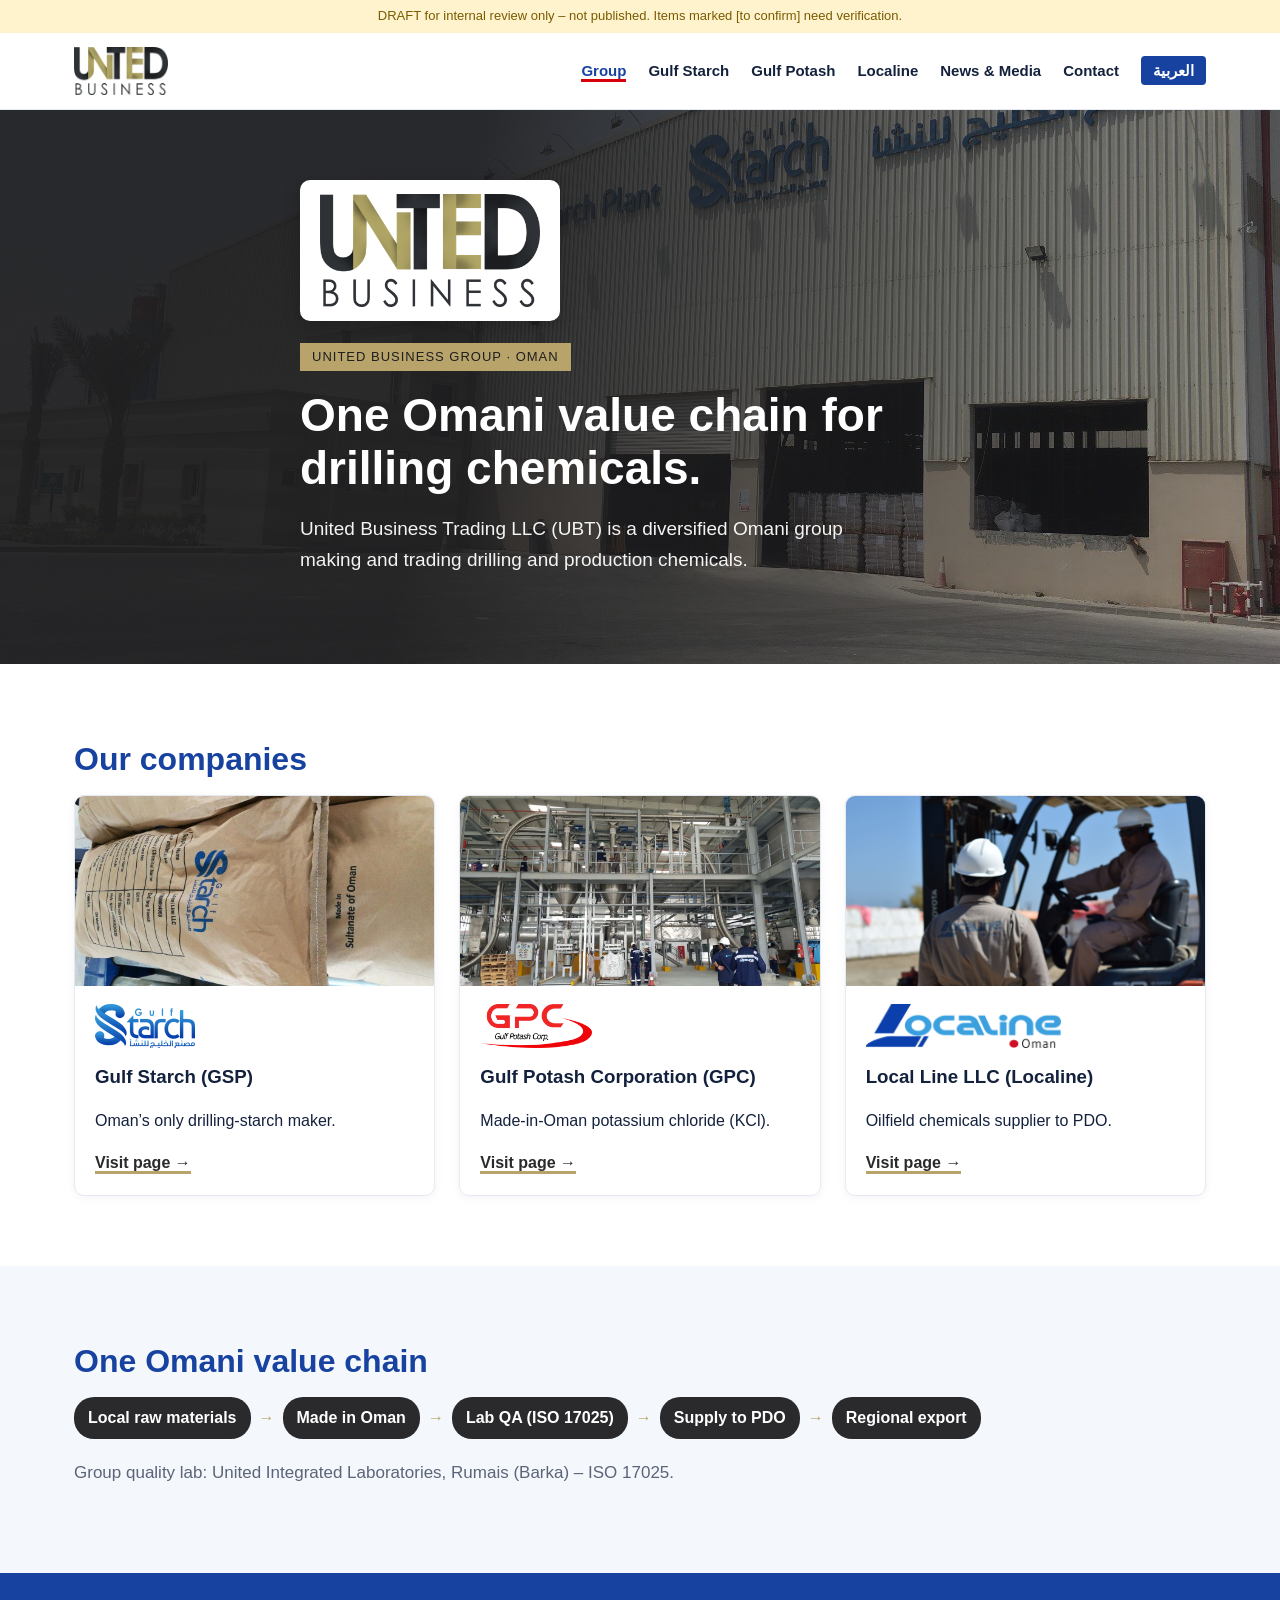
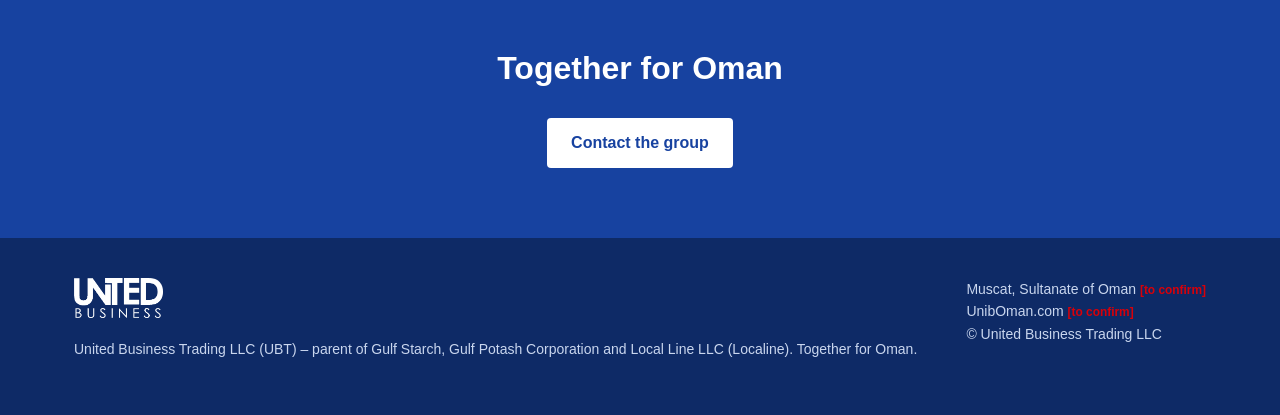
<file: index.html>
<!doctype html><html lang="en" dir="ltr"><head><meta charset="utf-8"><meta name="viewport" content="width=device-width,initial-scale=1"><meta name="robots" content="noindex, nofollow">
<title>Group | United Business</title><link rel="stylesheet" href="style.css?v=3"></head><body>
<div class="draft">DRAFT for internal review only – not published. Items marked [to confirm] need verification.</div>
<header><div class="wrap"><div class="brand"><a href="index.html"><img class="ublogo" src="img/logo-ubt.png" alt="United Business"></a></div><nav><a href="index.html" class="on">Group</a><a href="gsp.html" class="">Gulf Starch</a><a href="gpc.html" class="">Gulf Potash</a><a href="lln.html" class="">Localine</a><a href="news.html" class="">News & Media</a><a href="contact.html" class="">Contact</a><a class="lang" href="ar/index.html">العربية</a></nav></div></header>
<section class="hero ubhero" style="background-image:url(img/plant.jpg)"><div class="wrap"><img class="herologo" src="img/logo-ubt.png" alt=""><span class="tag">United Business Group · Oman</span><h1>One Omani value chain for drilling chemicals.</h1><p>United Business Trading LLC (UBT) is a diversified Omani group making and trading drilling and production chemicals.</p></div></section>
<section><div class="wrap"><h2>Our companies</h2><div class="cos">
<a class="co" href="gsp.html"><img class="ph" src="img/starch.jpg" alt="Gulf Starch (GSP)"><img class="lg" src="img/logo-gsp.png" alt="Gulf Starch (GSP) logo"><div class="b"><h3>Gulf Starch (GSP)</h3><p>Oman’s only drilling-starch maker.</p><span class="more">Visit page →</span></div></a>
<a class="co" href="gpc.html"><img class="ph" src="img/gpc-plant.jpg" alt="Gulf Potash Corporation (GPC)"><img class="lg" src="img/logo-gpc.png" alt="Gulf Potash Corporation (GPC) logo"><div class="b"><h3>Gulf Potash Corporation (GPC)</h3><p>Made-in-Oman potassium chloride (KCl).</p><span class="more">Visit page →</span></div></a>
<a class="co" href="lln.html"><img class="ph" src="img/forklift.jpg" alt="Local Line LLC (Localine)"><img class="lg" src="img/logo-lln.png" alt="Local Line LLC (Localine) logo"><div class="b"><h3>Local Line LLC (Localine)</h3><p>Oilfield chemicals supplier to PDO.</p><span class="more">Visit page →</span></div></a>
</div></div></section>
<section class="alt"><div class="wrap"><h2>One Omani value chain</h2><div class="chain"><span>Local raw materials</span><b>→</b><span>Made in Oman</span><b>→</b><span>Lab QA (ISO 17025)</span><b>→</b><span>Supply to PDO</span><b>→</b><span>Regional export</span></div>
<p class="lead" style="margin-top:20px">Group quality lab: United Integrated Laboratories, Rumais (Barka) – ISO 17025.</p></div></section>
<section class="band"><div class="wrap"><h2>Together for Oman</h2><a class="btn" href="contact.html">Contact the group</a></div></section>
<footer><div class="wrap"><div><img src="img/ub-white.png" alt="United Business"><p>United Business Trading LLC (UBT) – parent of Gulf Starch, Gulf Potash Corporation and Local Line LLC (Localine). Together for Oman.</p></div>
<div>Muscat, Sultanate of Oman <span class="tc">[to confirm]</span><br>UnibOman.com <span class="tc">[to confirm]</span><br>© United Business Trading LLC</div></div></footer></body></html>
</file>
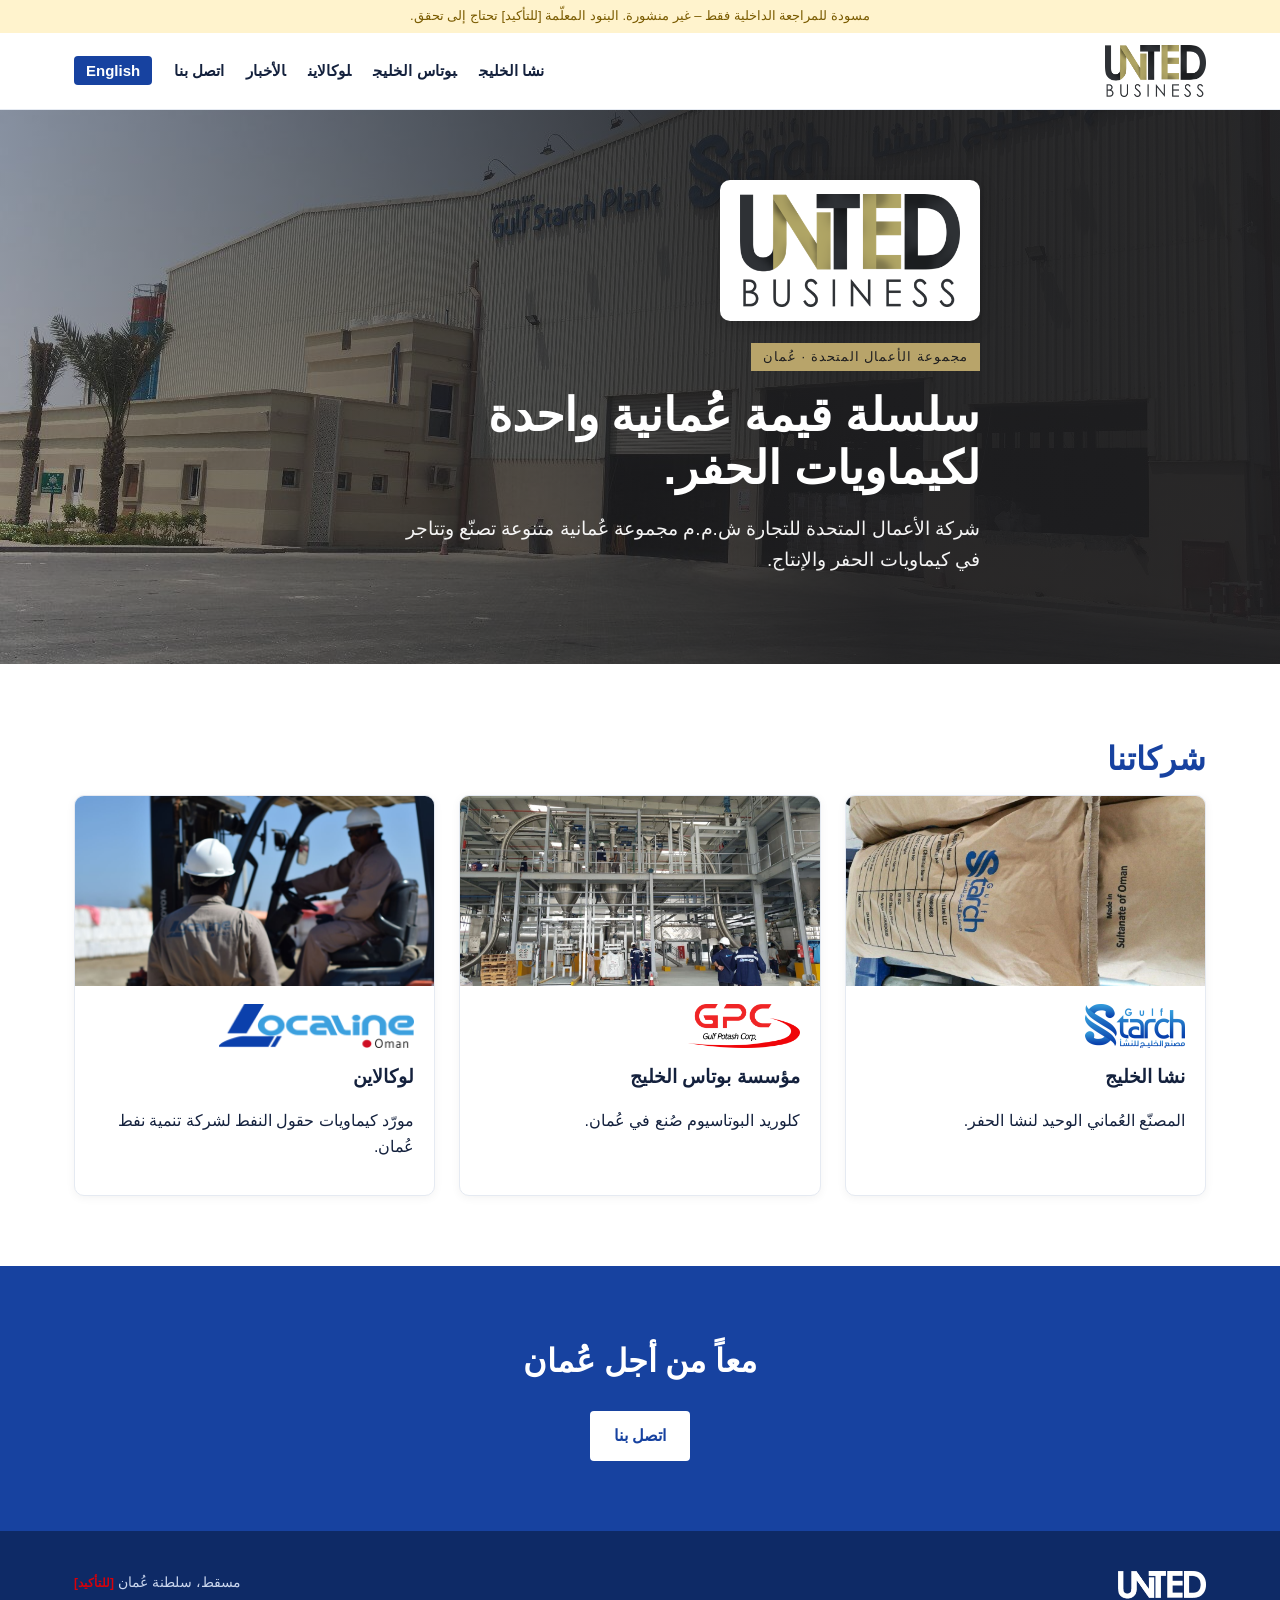
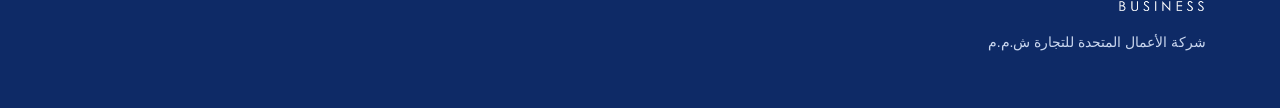
<file: ar/index.html>
<!doctype html><html lang="ar" dir="rtl"><head><meta charset="utf-8"><meta name="viewport" content="width=device-width,initial-scale=1"><meta name="robots" content="noindex, nofollow"><title>الأعمال المتحدة</title><link rel="stylesheet" href="../style.css?v=3"></head><body>
<div class="draft">مسودة للمراجعة الداخلية فقط – غير منشورة. البنود المعلّمة [للتأكيد] تحتاج إلى تحقق.</div>
<header><div class="wrap"><a href="index.html"><img class="ublogo" src="../img/logo-ubt.png" alt="الأعمال المتحدة"></a><nav><a href="../gsp.html">نشا الخليج</a><a href="../gpc.html">بوتاس الخليج</a><a href="../lln.html">لوكالاين</a><a href="../news.html">الأخبار</a><a href="../contact.html">اتصل بنا</a><a class="lang" href="../index.html">English</a></nav></div></header>
<section class="hero ubhero" style="background-image:url(../img/plant.jpg)"><div class="wrap"><img class="herologo" src="../img/logo-ubt.png" alt=""><span class="tag">مجموعة الأعمال المتحدة · عُمان</span><h1>سلسلة قيمة عُمانية واحدة لكيماويات الحفر.</h1><p>شركة الأعمال المتحدة للتجارة ش.م.م مجموعة عُمانية متنوعة تصنّع وتتاجر في كيماويات الحفر والإنتاج.</p></div></section>
<section><div class="wrap"><h2>شركاتنا</h2><div class="cos">
<a class="co" href="../gsp.html"><img class="ph" src="../img/starch.jpg" alt=""><img class="lg" src="../img/logo-gsp.png" alt=""><div class="b"><h3>نشا الخليج</h3><p>المصنّع العُماني الوحيد لنشا الحفر.</p></div></a>
<a class="co" href="../gpc.html"><img class="ph" src="../img/gpc-plant.jpg" alt=""><img class="lg" src="../img/logo-gpc.png" alt=""><div class="b"><h3>مؤسسة بوتاس الخليج</h3><p>كلوريد البوتاسيوم صُنع في عُمان.</p></div></a>
<a class="co" href="../lln.html"><img class="ph" src="../img/forklift.jpg" alt=""><img class="lg" src="../img/logo-lln.png" alt=""><div class="b"><h3>لوكالاين</h3><p>مورّد كيماويات حقول النفط لشركة تنمية نفط عُمان.</p></div></a></div></div></section>
<section class="band"><div class="wrap"><h2>معاً من أجل عُمان</h2><a class="btn" href="../contact.html">اتصل بنا</a></div></section>
<footer><div class="wrap"><div><img src="../img/ub-white.png" alt=""><p>شركة الأعمال المتحدة للتجارة ش.م.م</p></div><div>مسقط، سلطنة عُمان <span class="tc">[للتأكيد]</span></div></div></footer></body></html>
</file>
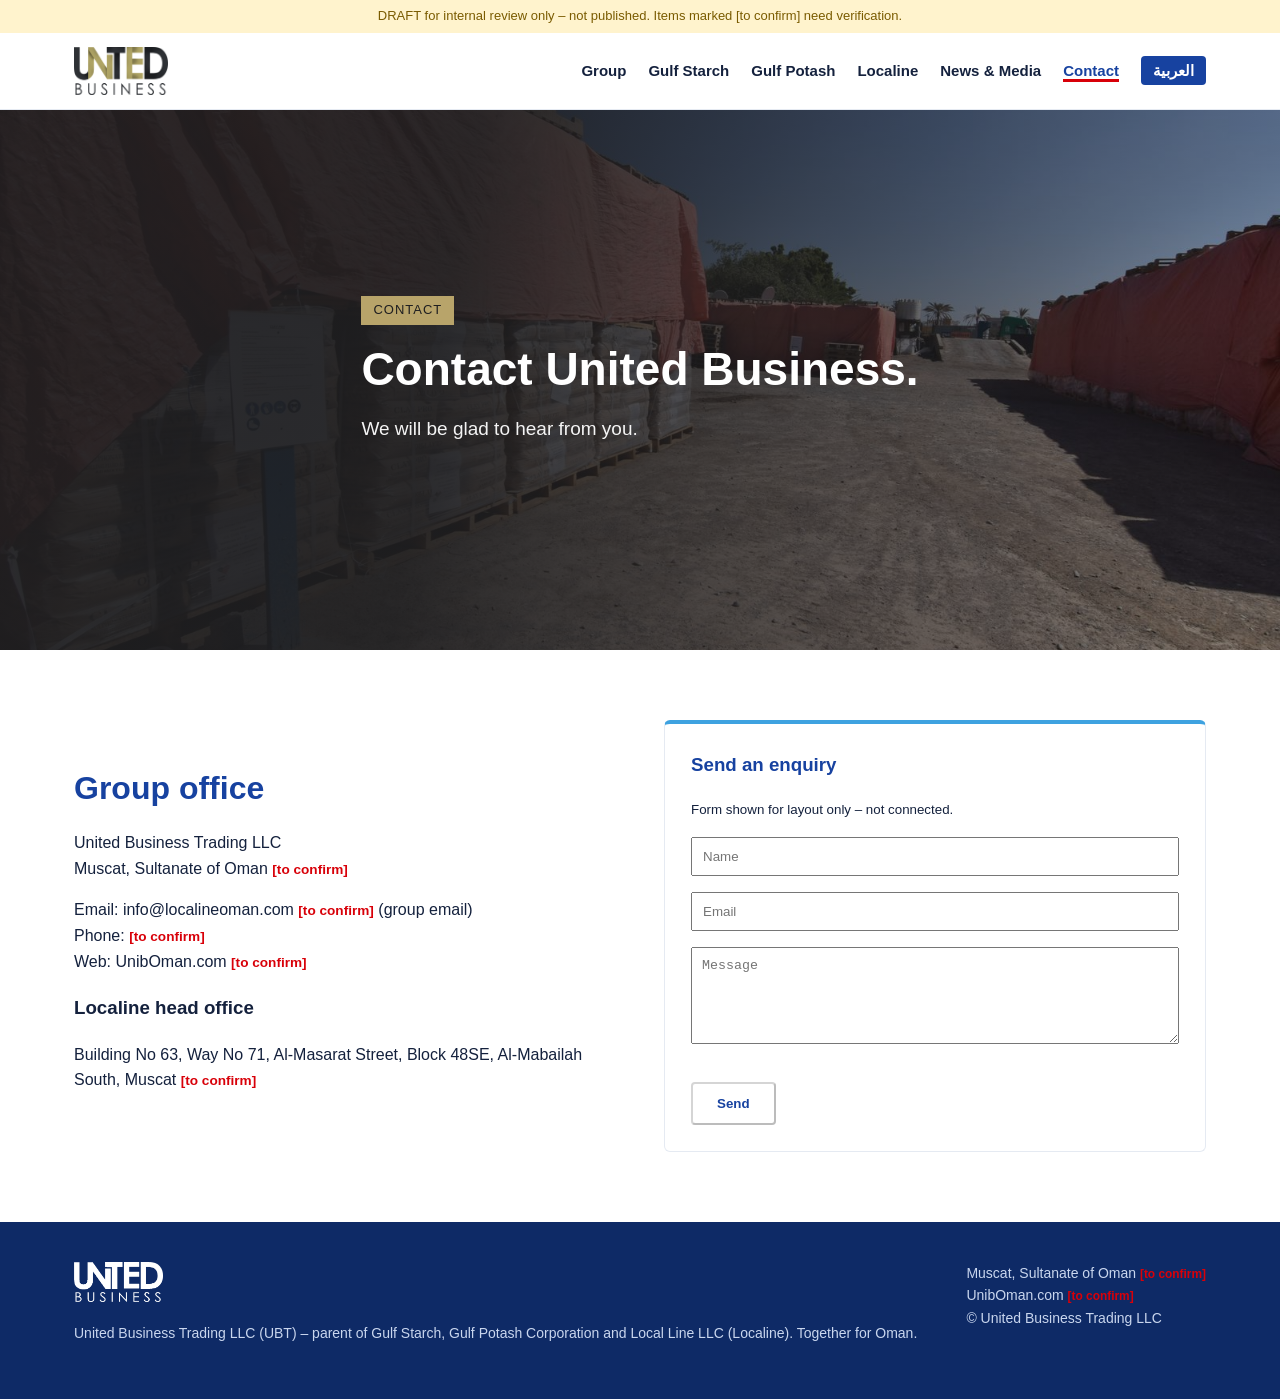
<file: contact.html>
<!doctype html><html lang="en" dir="ltr"><head><meta charset="utf-8"><meta name="viewport" content="width=device-width,initial-scale=1"><meta name="robots" content="noindex, nofollow">
<title>Contact | United Business</title><link rel="stylesheet" href="style.css?v=3"></head><body>
<div class="draft">DRAFT for internal review only – not published. Items marked [to confirm] need verification.</div>
<header><div class="wrap"><div class="brand"><a href="index.html"><img class="ublogo" src="img/logo-ubt.png" alt="United Business"></a></div><nav><a href="index.html" class="">Group</a><a href="gsp.html" class="">Gulf Starch</a><a href="gpc.html" class="">Gulf Potash</a><a href="lln.html" class="">Localine</a><a href="news.html" class="">News & Media</a><a href="contact.html" class="on">Contact</a><a class="lang" href="ar/index.html">العربية</a></nav></div></header>
<section class="hero ubhero" style="background-image:url(img/yard.jpg)"><div class="wrap"><span class="tag">Contact</span><h1>Contact United Business.</h1><p>We will be glad to hear from you.</p></div></section>
<section><div class="wrap split"><div><h2>Group office</h2><p>United Business Trading LLC<br>Muscat, Sultanate of Oman <span class="tc">[to confirm]</span></p><p>Email: info@localineoman.com <span class="tc">[to confirm]</span> (group email)<br>Phone: <span class="tc">[to confirm]</span><br>Web: UnibOman.com <span class="tc">[to confirm]</span></p>
<h3>Localine head office</h3><p>Building No 63, Way No 71, Al-Masarat Street, Block 48SE, Al-Mabailah South, Muscat <span class="tc">[to confirm]</span></p></div>
<form class="card" onsubmit="return false"><h3>Send an enquiry</h3><p><small>Form shown for layout only – not connected.</small></p><p><input placeholder="Name" style="width:100%;padding:10px"></p><p><input placeholder="Email" style="width:100%;padding:10px"></p><p><textarea placeholder="Message" rows="5" style="width:100%;padding:10px"></textarea></p><button class="btn" disabled>Send</button></form></div></section>
<footer><div class="wrap"><div><img src="img/ub-white.png" alt="United Business"><p>United Business Trading LLC (UBT) – parent of Gulf Starch, Gulf Potash Corporation and Local Line LLC (Localine). Together for Oman.</p></div>
<div>Muscat, Sultanate of Oman <span class="tc">[to confirm]</span><br>UnibOman.com <span class="tc">[to confirm]</span><br>© United Business Trading LLC</div></div></footer></body></html>
</file>
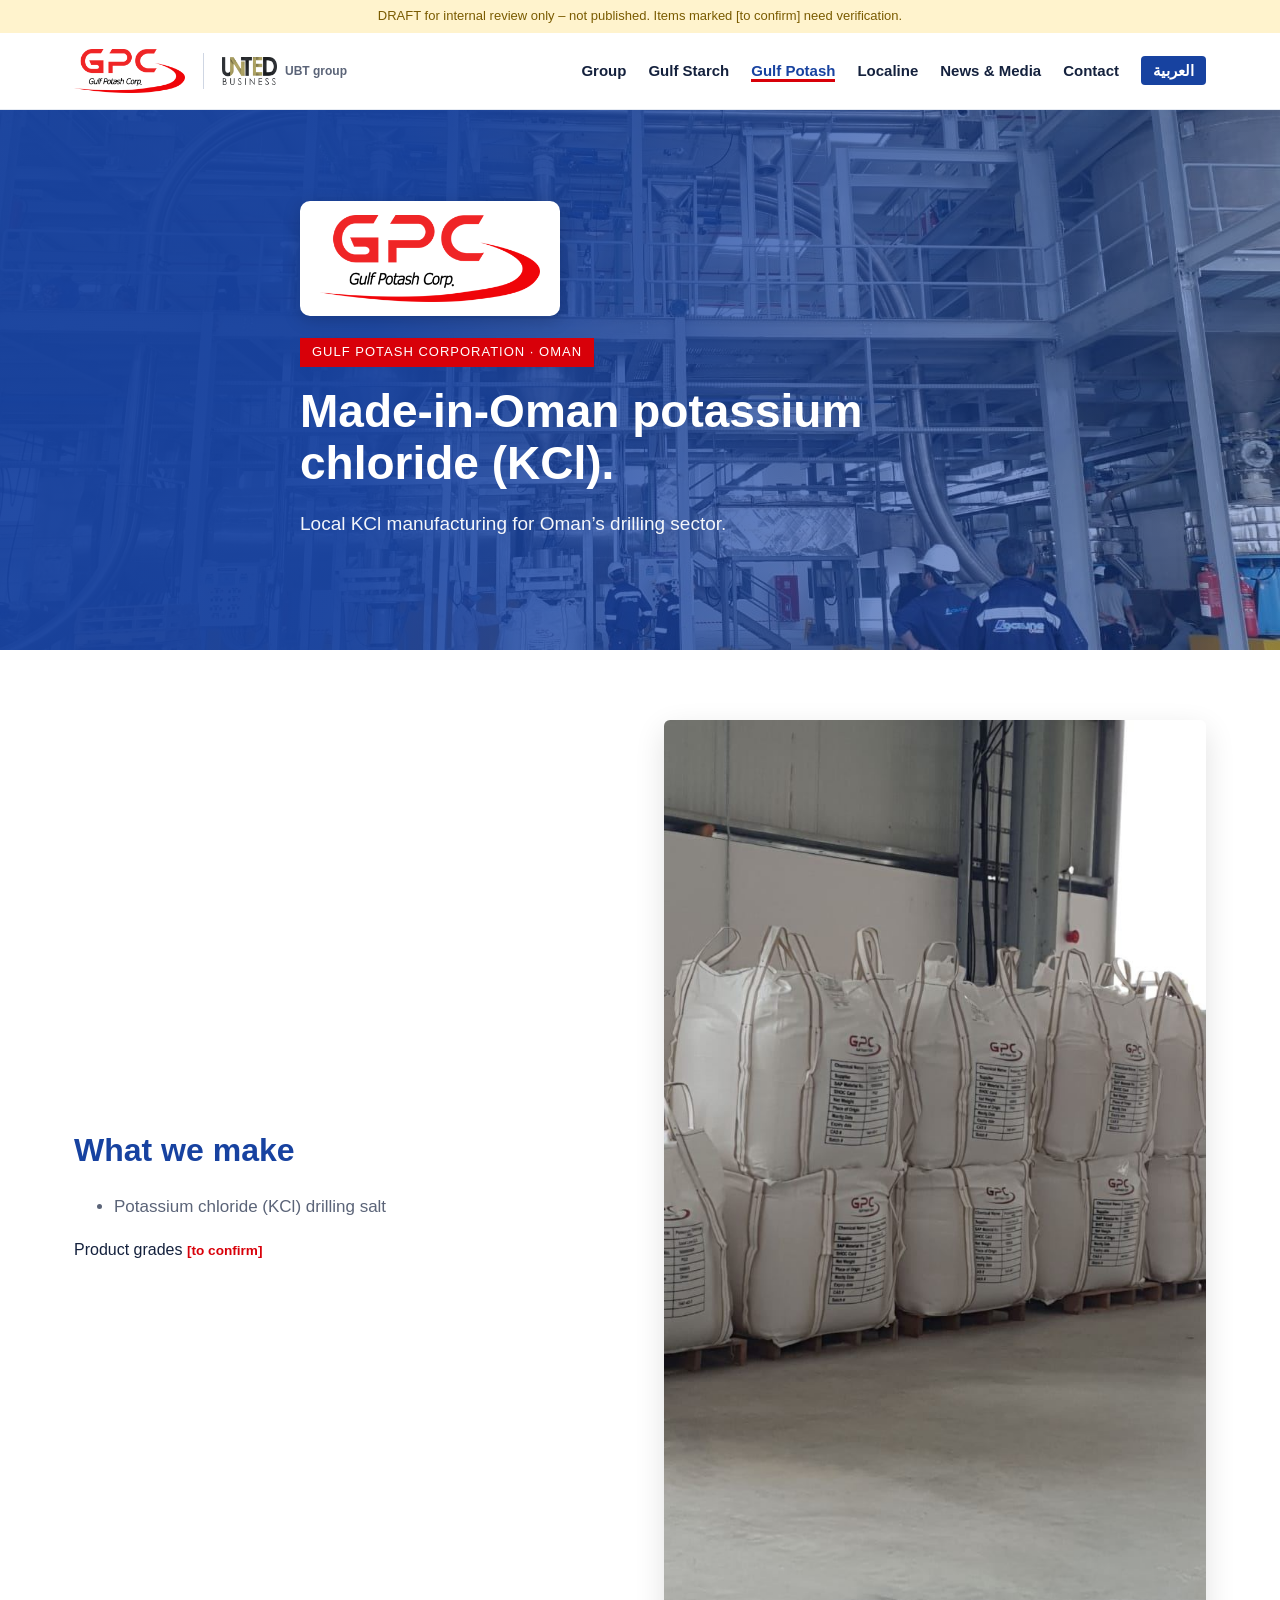
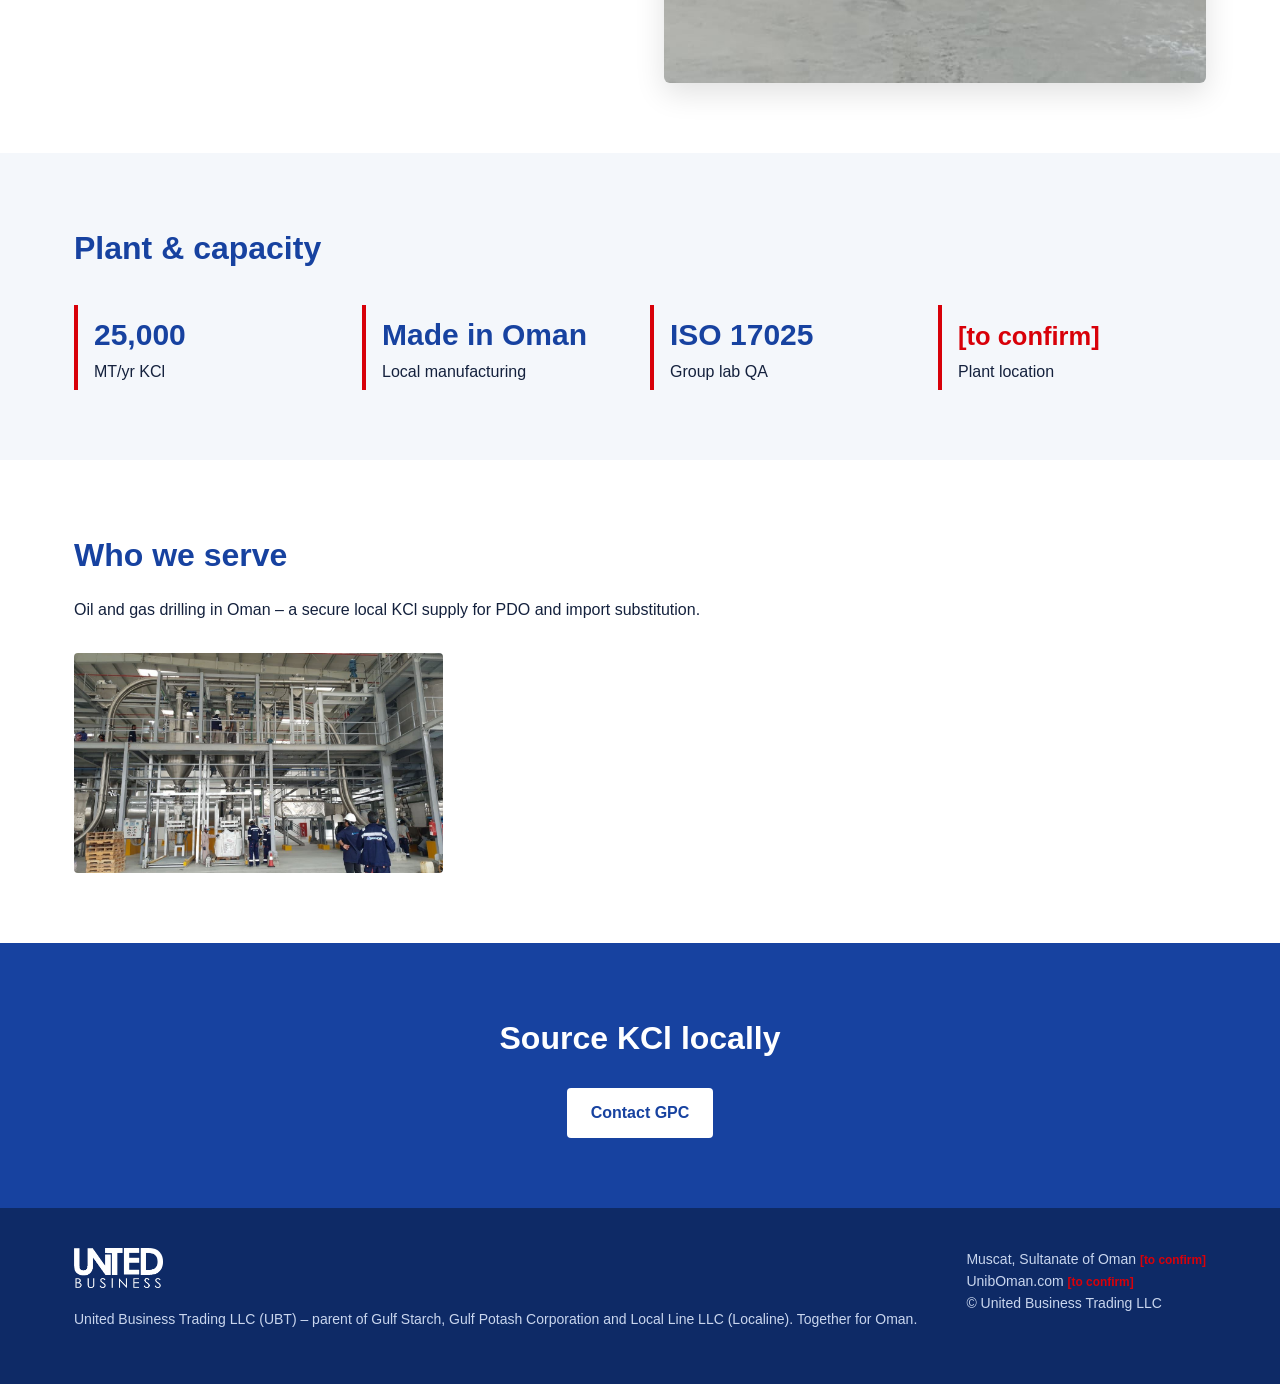
<file: gpc.html>
<!doctype html><html lang="en" dir="ltr"><head><meta charset="utf-8"><meta name="viewport" content="width=device-width,initial-scale=1"><meta name="robots" content="noindex, nofollow">
<title>Gulf Potash | United Business</title><link rel="stylesheet" href="style.css?v=3"></head><body>
<div class="draft">DRAFT for internal review only – not published. Items marked [to confirm] need verification.</div>
<header><div class="wrap"><div class="brand"><a href="gpc.html"><img class="ublogo colog" src="img/logo-gpc.png" alt="Gulf Potash Corporation"></a><a class="grp" href="index.html" title="United Business group"><img src="img/logo-ubt.png" alt="United Business group"><span>UBT group</span></a></div><nav><a href="index.html" class="">Group</a><a href="gsp.html" class="">Gulf Starch</a><a href="gpc.html" class="on">Gulf Potash</a><a href="lln.html" class="">Localine</a><a href="news.html" class="">News & Media</a><a href="contact.html" class="">Contact</a><a class="lang" href="ar/index.html">العربية</a></nav></div></header>
<section class="hero " style="background-image:url(img/gpc-plant.jpg)"><div class="wrap"><img class="herologo" src="img/logo-gpc.png" alt=""><span class="tag">Gulf Potash Corporation · Oman</span><h1>Made-in-Oman potassium chloride (KCl).</h1><p>Local KCl manufacturing for Oman’s drilling sector.</p></div></section>
<section><div class="wrap split"><div><h2>What we make</h2><ul class="lead"><li>Potassium chloride (KCl) drilling salt</li></ul><p>Product grades <span class="tc">[to confirm]</span></p></div><img src="img/gpc-bags.jpg" alt="GPC KCl bags"></div></section>
<section class="alt"><div class="wrap"><h2>Plant &amp; capacity</h2><div class="stats"><div class="stat"><b>25,000</b>MT/yr KCl</div><div class="stat"><b>Made in Oman</b>Local manufacturing</div><div class="stat"><b>ISO 17025</b>Group lab QA</div><div class="stat"><b><span class="tc">[to confirm]</span></b>Plant location</div></div></div></section>
<section><div class="wrap"><h2>Who we serve</h2><p>Oil and gas drilling in Oman – a secure local KCl supply for PDO and import substitution.</p><div class="gallery"><img src="img/gpc-plant.jpg" alt="GPC plant"></div></div></section>
<section class="band"><div class="wrap"><h2>Source KCl locally</h2><a class="btn" href="contact.html">Contact GPC</a></div></section>
<footer><div class="wrap"><div><img src="img/ub-white.png" alt="United Business"><p>United Business Trading LLC (UBT) – parent of Gulf Starch, Gulf Potash Corporation and Local Line LLC (Localine). Together for Oman.</p></div>
<div>Muscat, Sultanate of Oman <span class="tc">[to confirm]</span><br>UnibOman.com <span class="tc">[to confirm]</span><br>© United Business Trading LLC</div></div></footer></body></html>
</file>
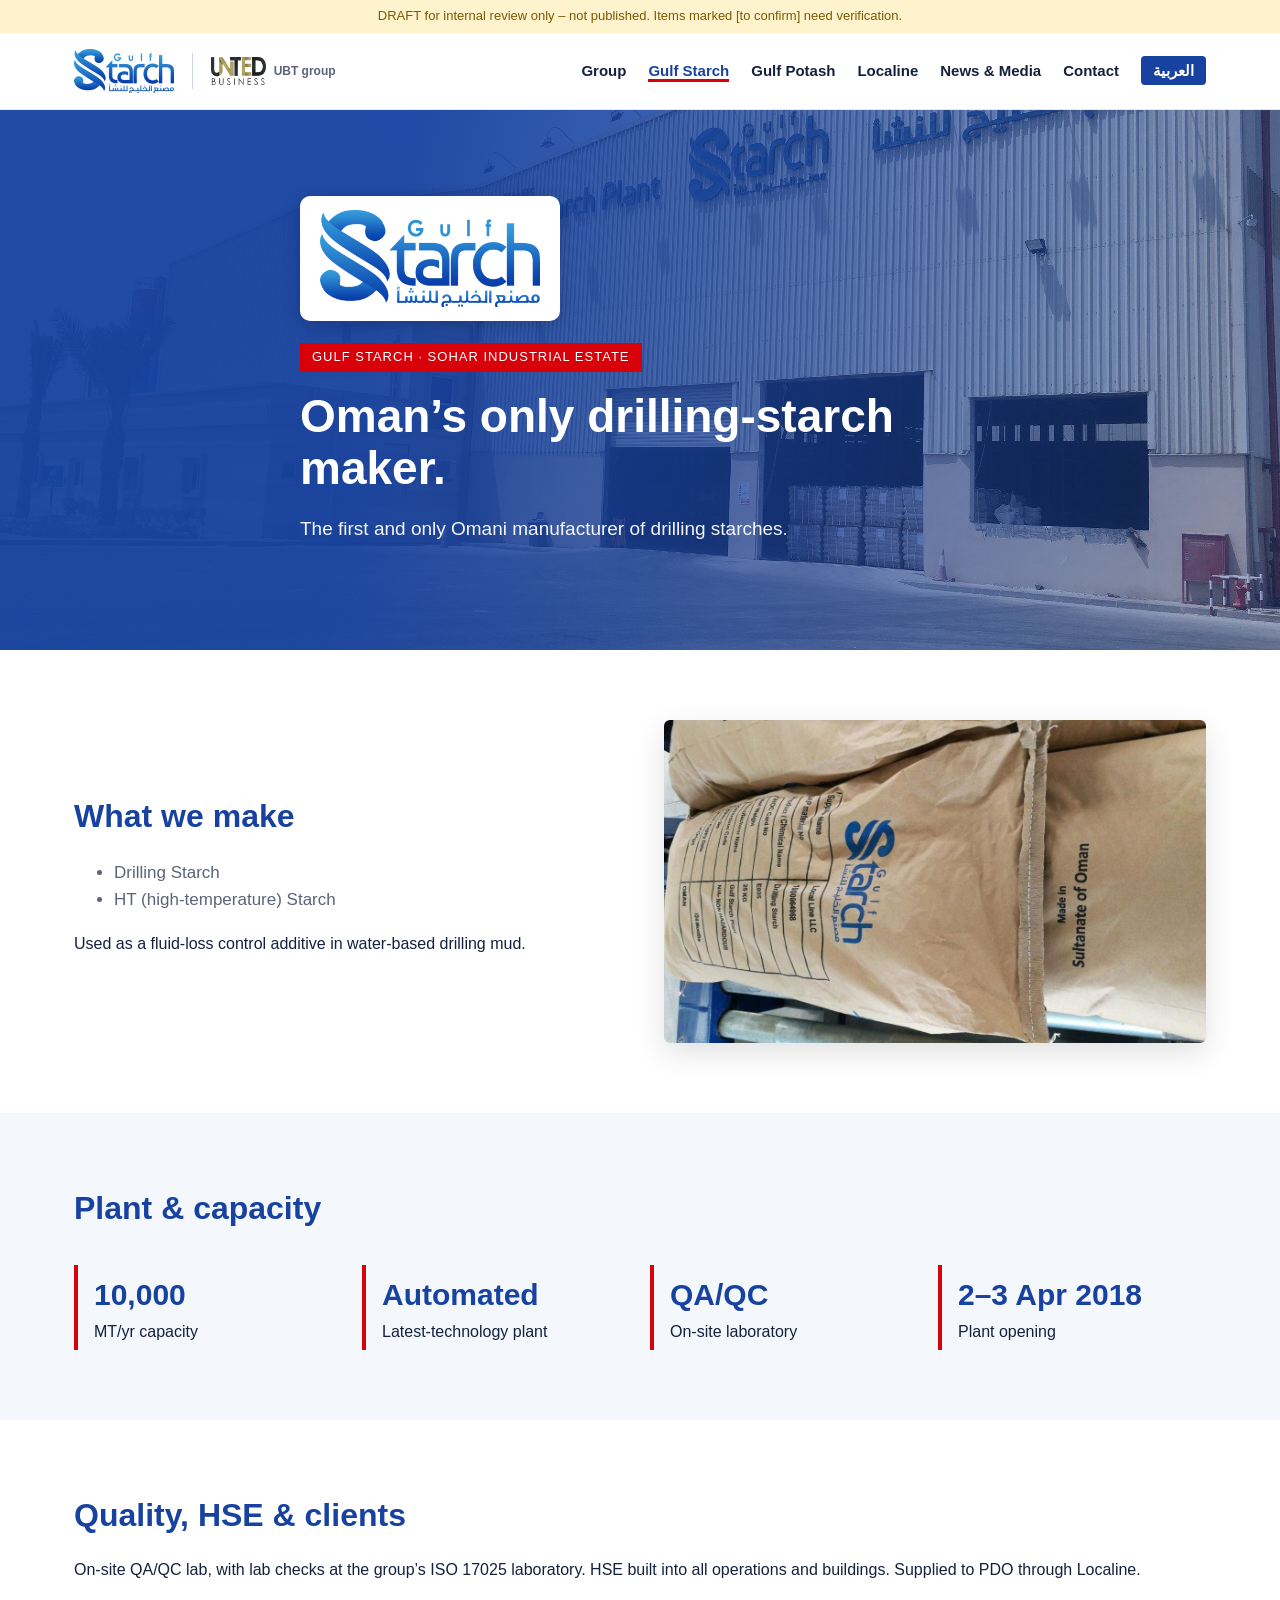
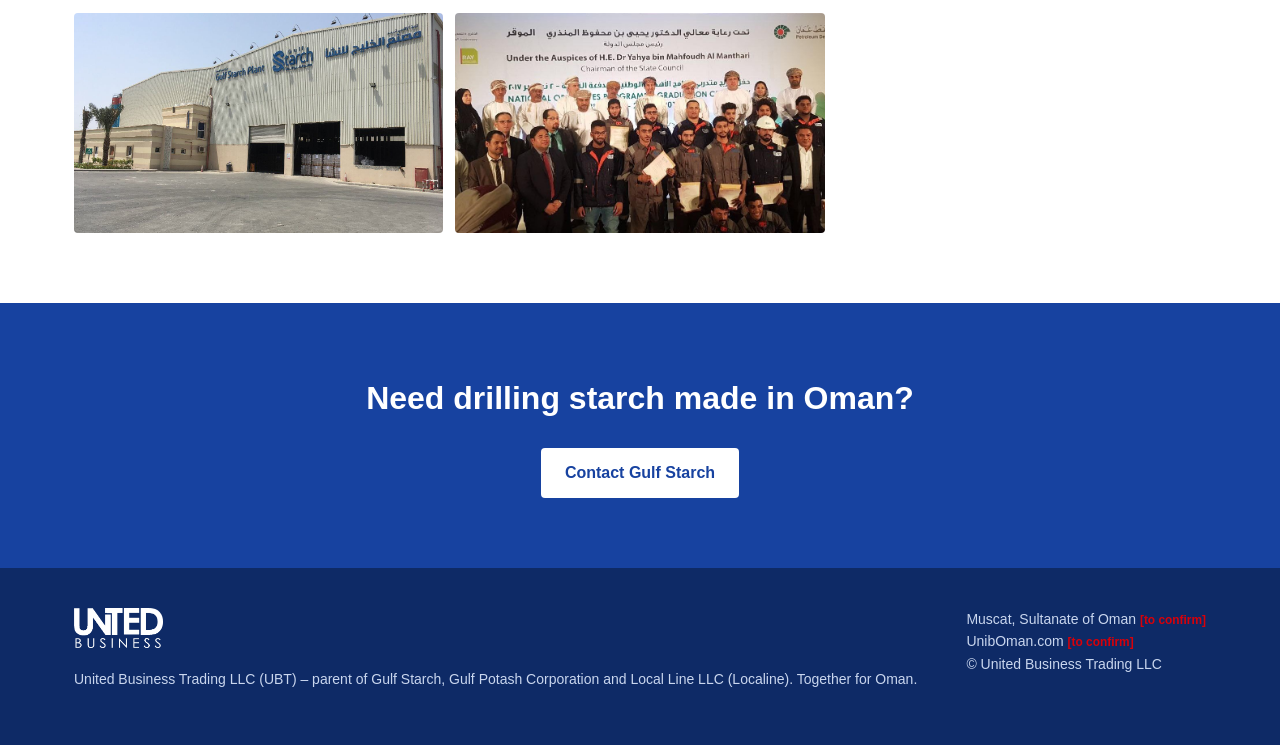
<file: gsp.html>
<!doctype html><html lang="en" dir="ltr"><head><meta charset="utf-8"><meta name="viewport" content="width=device-width,initial-scale=1"><meta name="robots" content="noindex, nofollow">
<title>Gulf Starch | United Business</title><link rel="stylesheet" href="style.css?v=3"></head><body>
<div class="draft">DRAFT for internal review only – not published. Items marked [to confirm] need verification.</div>
<header><div class="wrap"><div class="brand"><a href="gsp.html"><img class="ublogo colog" src="img/logo-gsp.png" alt="Gulf Starch"></a><a class="grp" href="index.html" title="United Business group"><img src="img/logo-ubt.png" alt="United Business group"><span>UBT group</span></a></div><nav><a href="index.html" class="">Group</a><a href="gsp.html" class="on">Gulf Starch</a><a href="gpc.html" class="">Gulf Potash</a><a href="lln.html" class="">Localine</a><a href="news.html" class="">News & Media</a><a href="contact.html" class="">Contact</a><a class="lang" href="ar/index.html">العربية</a></nav></div></header>
<section class="hero " style="background-image:url(img/plant.jpg)"><div class="wrap"><img class="herologo" src="img/logo-gsp.png" alt=""><span class="tag">Gulf Starch · Sohar Industrial Estate</span><h1>Oman’s only drilling-starch maker.</h1><p>The first and only Omani manufacturer of drilling starches.</p></div></section>
<section><div class="wrap split"><div><h2>What we make</h2><ul class="lead"><li>Drilling Starch</li><li>HT (high-temperature) Starch</li></ul><p>Used as a fluid-loss control additive in water-based drilling mud.</p></div><img src="img/starch.jpg" alt="Gulf Starch drilling starch bags"></div></section>
<section class="alt"><div class="wrap"><h2>Plant &amp; capacity</h2><div class="stats"><div class="stat"><b>10,000</b>MT/yr capacity</div><div class="stat"><b>Automated</b>Latest-technology plant</div><div class="stat"><b>QA/QC</b>On-site laboratory</div><div class="stat"><b>2–3 Apr 2018</b>Plant opening</div></div></div></section>
<section><div class="wrap"><h2>Quality, HSE &amp; clients</h2><p>On-site QA/QC lab, with lab checks at the group’s ISO 17025 laboratory. HSE built into all operations and buildings. Supplied to PDO through Localine.</p>
<div class="gallery"><img src="img/plant.jpg" alt="Gulf Starch plant"><img src="img/ceremony.jpg" alt="Gulf Starch plant opening"></div></div></section>
<section class="band"><div class="wrap"><h2>Need drilling starch made in Oman?</h2><a class="btn" href="contact.html">Contact Gulf Starch</a></div></section>
<footer><div class="wrap"><div><img src="img/ub-white.png" alt="United Business"><p>United Business Trading LLC (UBT) – parent of Gulf Starch, Gulf Potash Corporation and Local Line LLC (Localine). Together for Oman.</p></div>
<div>Muscat, Sultanate of Oman <span class="tc">[to confirm]</span><br>UnibOman.com <span class="tc">[to confirm]</span><br>© United Business Trading LLC</div></div></footer></body></html>
</file>
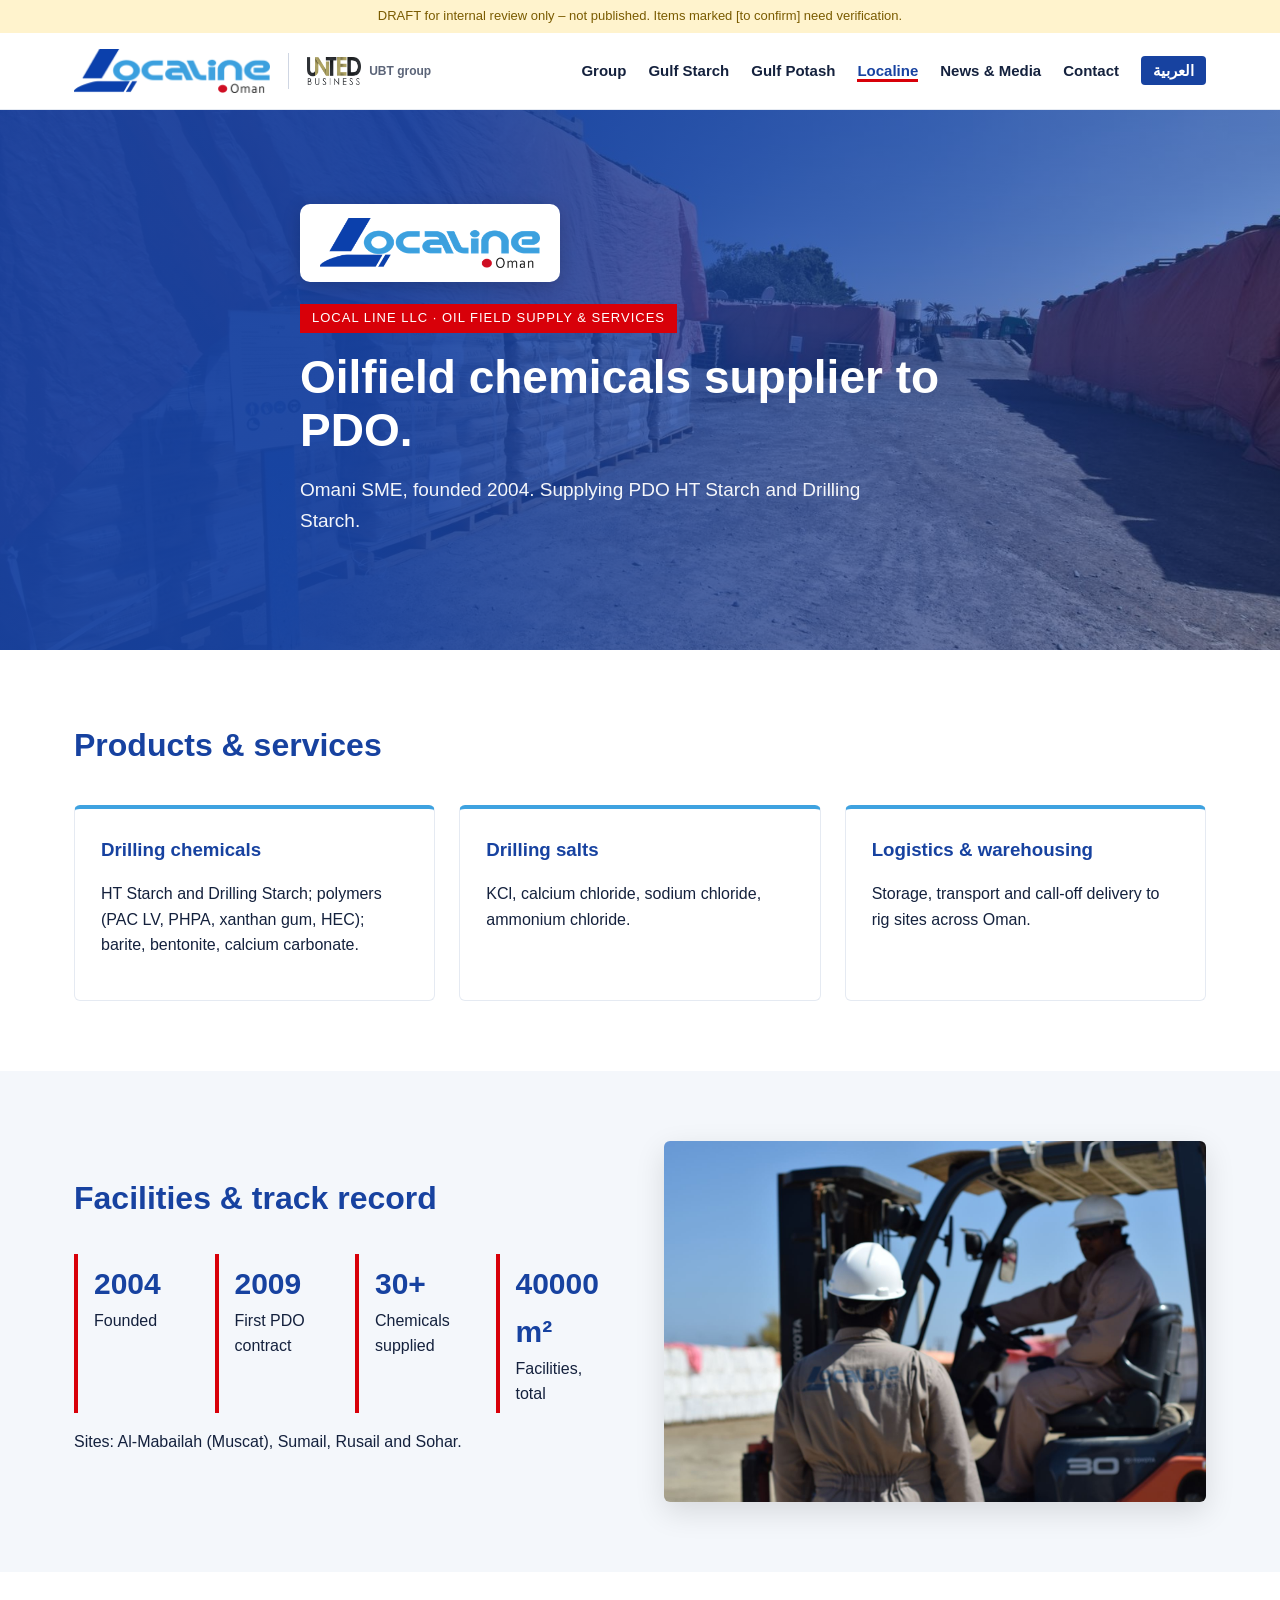
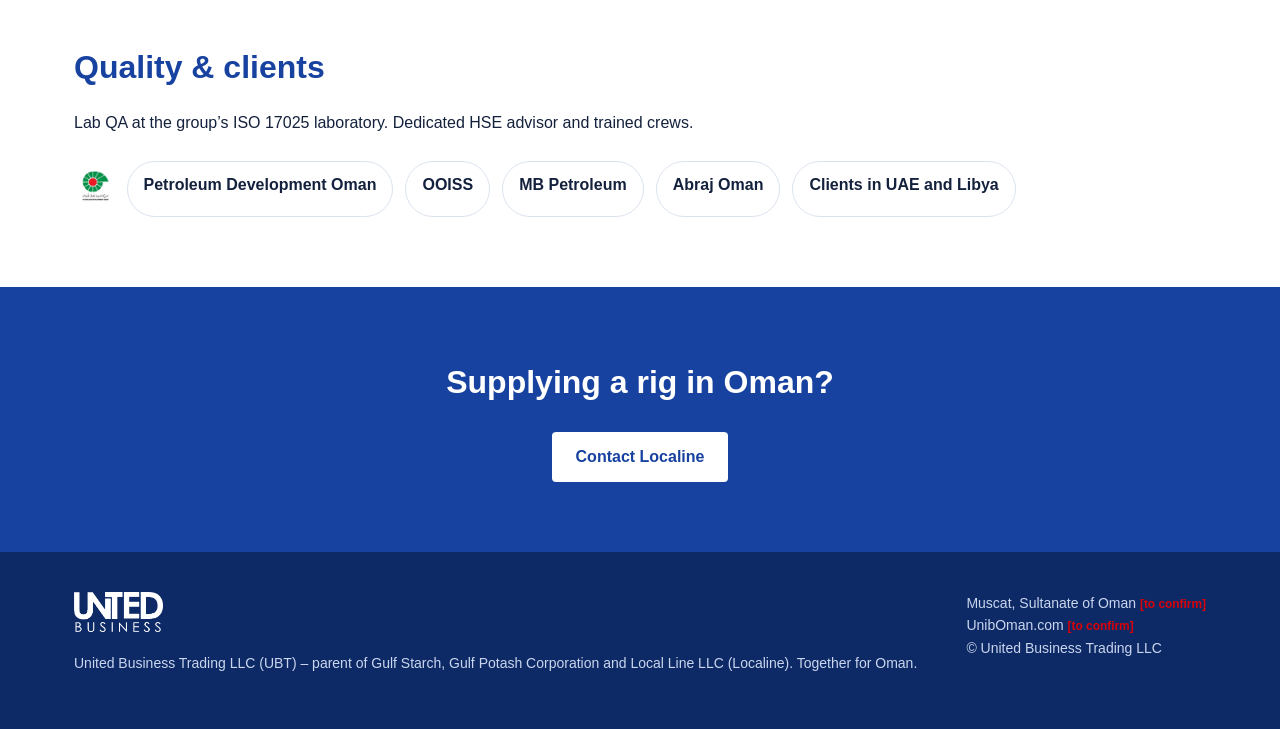
<file: lln.html>
<!doctype html><html lang="en" dir="ltr"><head><meta charset="utf-8"><meta name="viewport" content="width=device-width,initial-scale=1"><meta name="robots" content="noindex, nofollow">
<title>Localine | United Business</title><link rel="stylesheet" href="style.css?v=3"></head><body>
<div class="draft">DRAFT for internal review only – not published. Items marked [to confirm] need verification.</div>
<header><div class="wrap"><div class="brand"><a href="lln.html"><img class="ublogo colog" src="img/logo-lln.png" alt="Localine"></a><a class="grp" href="index.html" title="United Business group"><img src="img/logo-ubt.png" alt="United Business group"><span>UBT group</span></a></div><nav><a href="index.html" class="">Group</a><a href="gsp.html" class="">Gulf Starch</a><a href="gpc.html" class="">Gulf Potash</a><a href="lln.html" class="on">Localine</a><a href="news.html" class="">News & Media</a><a href="contact.html" class="">Contact</a><a class="lang" href="ar/index.html">العربية</a></nav></div></header>
<section class="hero " style="background-image:url(img/yard.jpg)"><div class="wrap"><img class="herologo" src="img/logo-lln.png" alt=""><span class="tag">Local Line LLC · Oil Field Supply &amp; Services</span><h1>Oilfield chemicals supplier to PDO.</h1><p>Omani SME, founded 2004. Supplying PDO HT Starch and Drilling Starch.</p></div></section>
<section><div class="wrap"><h2>Products &amp; services</h2><div class="grid"><div class="card"><h3>Drilling chemicals</h3><p>HT Starch and Drilling Starch; polymers (PAC LV, PHPA, xanthan gum, HEC); barite, bentonite, calcium carbonate.</p></div>
<div class="card"><h3>Drilling salts</h3><p>KCl, calcium chloride, sodium chloride, ammonium chloride.</p></div>
<div class="card"><h3>Logistics &amp; warehousing</h3><p>Storage, transport and call-off delivery to rig sites across Oman.</p></div></div></div></section>
<section class="alt"><div class="wrap split"><div><h2>Facilities &amp; track record</h2><div class="stats"><div class="stat"><b>2004</b>Founded</div><div class="stat"><b>2009</b>First PDO contract</div><div class="stat"><b>30+</b>Chemicals supplied</div><div class="stat"><b>40000 m²</b>Facilities, total</div></div>
<p>Sites: Al-Mabailah (Muscat), Sumail, Rusail and Sohar.</p></div><img src="img/forklift.jpg" alt="Localine warehouse"></div></section>
<section><div class="wrap"><h2>Quality &amp; clients</h2><p>Lab QA at the group’s ISO 17025 laboratory. Dedicated HSE advisor and trained crews.</p>
<div class="clients"><img src="img/pdo.jpg" alt="PDO"><span>Petroleum Development Oman</span><span>OOISS</span><span>MB Petroleum</span><span>Abraj Oman</span><span>Clients in UAE and Libya</span></div></div></section>
<section class="band"><div class="wrap"><h2>Supplying a rig in Oman?</h2><a class="btn" href="contact.html">Contact Localine</a></div></section>
<footer><div class="wrap"><div><img src="img/ub-white.png" alt="United Business"><p>United Business Trading LLC (UBT) – parent of Gulf Starch, Gulf Potash Corporation and Local Line LLC (Localine). Together for Oman.</p></div>
<div>Muscat, Sultanate of Oman <span class="tc">[to confirm]</span><br>UnibOman.com <span class="tc">[to confirm]</span><br>© United Business Trading LLC</div></div></footer></body></html>
</file>
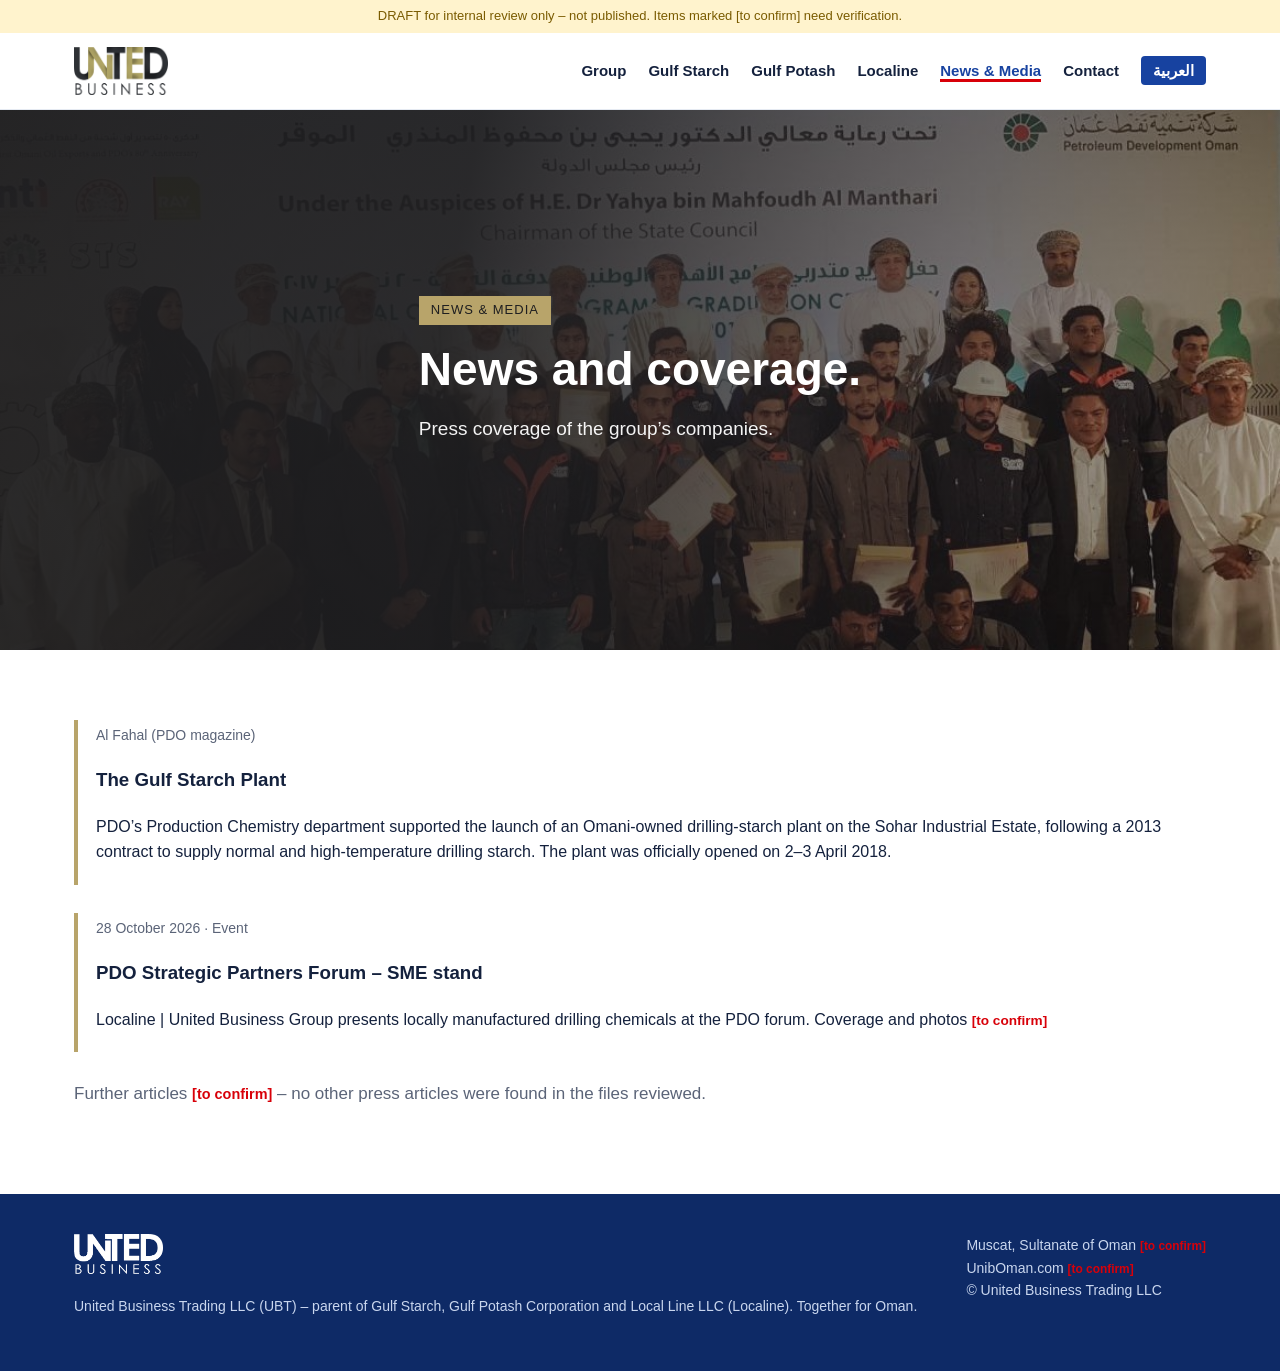
<file: news.html>
<!doctype html><html lang="en" dir="ltr"><head><meta charset="utf-8"><meta name="viewport" content="width=device-width,initial-scale=1"><meta name="robots" content="noindex, nofollow">
<title>News & Media | United Business</title><link rel="stylesheet" href="style.css?v=3"></head><body>
<div class="draft">DRAFT for internal review only – not published. Items marked [to confirm] need verification.</div>
<header><div class="wrap"><div class="brand"><a href="index.html"><img class="ublogo" src="img/logo-ubt.png" alt="United Business"></a></div><nav><a href="index.html" class="">Group</a><a href="gsp.html" class="">Gulf Starch</a><a href="gpc.html" class="">Gulf Potash</a><a href="lln.html" class="">Localine</a><a href="news.html" class="on">News & Media</a><a href="contact.html" class="">Contact</a><a class="lang" href="ar/index.html">العربية</a></nav></div></header>
<section class="hero ubhero" style="background-image:url(img/ceremony.jpg)"><div class="wrap"><span class="tag">News & Media</span><h1>News and coverage.</h1><p>Press coverage of the group’s companies.</p></div></section>
<section><div class="wrap">
<div class="news"><div class="meta">Al Fahal (PDO magazine)</div><h3>The Gulf Starch Plant</h3><p>PDO’s Production Chemistry department supported the launch of an Omani-owned drilling-starch plant on the Sohar Industrial Estate, following a 2013 contract to supply normal and high-temperature drilling starch. The plant was officially opened on 2–3 April 2018.</p></div>
<div class="news"><div class="meta">28 October 2026 · Event</div><h3>PDO Strategic Partners Forum – SME stand</h3><p>Localine | United Business Group presents locally manufactured drilling chemicals at the PDO forum. Coverage and photos <span class="tc">[to confirm]</span></p></div>
<p class="lead">Further articles <span class="tc">[to confirm]</span> – no other press articles were found in the files reviewed.</p></div></section>
<footer><div class="wrap"><div><img src="img/ub-white.png" alt="United Business"><p>United Business Trading LLC (UBT) – parent of Gulf Starch, Gulf Potash Corporation and Local Line LLC (Localine). Together for Oman.</p></div>
<div>Muscat, Sultanate of Oman <span class="tc">[to confirm]</span><br>UnibOman.com <span class="tc">[to confirm]</span><br>© United Business Trading LLC</div></div></footer></body></html>
</file>
<file: style.css>
:root{--navy:#1742a0;--sky:#3ea2e0;--red:#d80009;--ink:#14213d;--mute:#5b6478;--bg:#f4f7fb}
*{box-sizing:border-box}body{margin:0;font-family:"Segoe UI",Roboto,Arial,sans-serif;color:var(--ink);line-height:1.6}
[dir=rtl] body,[dir=rtl]{font-family:"Noto Kufi Arabic","Segoe UI",Tahoma,sans-serif}
a{color:var(--navy)}.wrap{max-width:1180px;margin:auto;padding:0 24px}
.draft{background:#fff3cd;color:#7a5b00;text-align:center;font-size:13px;padding:6px}
header{background:#fff;border-bottom:1px solid #e5eaf2;position:sticky;top:0;z-index:9}
header .wrap{display:flex;align-items:center;justify-content:space-between;height:76px}
header img{height:46px}nav a{margin-inline-start:22px;text-decoration:none;color:var(--ink);font-weight:600;font-size:15px}
nav a.on,nav a:hover{color:var(--navy);border-bottom:3px solid var(--red)}nav .lang{background:var(--navy);color:#fff;padding:6px 12px;border-radius:4px;border:0}
.hero{position:relative;color:#fff;min-height:540px;display:flex;align-items:center;background:var(--navy) center/cover}
.hero:before{content:"";position:absolute;inset:0;background:linear-gradient(100deg,rgba(23,66,160,.95) 30%,rgba(23,66,160,.35))}
[dir=rtl] .hero:before{background:linear-gradient(260deg,rgba(23,66,160,.95) 30%,rgba(23,66,160,.35))}
.hero .wrap{position:relative}.hero h1{font-size:46px;line-height:1.15;margin:0 0 16px;max-width:680px}.hero p{font-size:19px;max-width:600px;opacity:.95}
.tag{display:inline-block;background:var(--red);padding:4px 12px;font-size:13px;letter-spacing:1px;text-transform:uppercase;margin-bottom:18px}
.btn{display:inline-block;background:#fff;color:var(--navy);padding:12px 24px;font-weight:700;text-decoration:none;border-radius:4px;margin-top:14px}
.btn.alt{background:transparent;color:#fff;border:2px solid #fff;margin-inline-start:10px}
.page-hero{min-height:280px}.page-hero h1{font-size:40px}
section{padding:70px 0}section.alt{background:var(--bg)}h2{font-size:32px;margin:0 0 10px;color:var(--navy)}
.lead{color:var(--mute);max-width:760px;font-size:17px}.grid{display:grid;gap:24px;grid-template-columns:repeat(auto-fit,minmax(250px,1fr));margin-top:34px}
.card{background:#fff;border:1px solid #e5eaf2;border-top:4px solid var(--sky);padding:26px;border-radius:6px}.card h3{margin:0 0 8px;color:var(--navy)}
.card ul{padding-inline-start:18px;margin:0;color:var(--mute)}.split{display:grid;grid-template-columns:1fr 1fr;gap:48px;align-items:center}
.split img{width:100%;border-radius:6px;box-shadow:0 10px 30px rgba(0,0,0,.12)}
.stats{display:grid;grid-template-columns:repeat(4,1fr);gap:20px;margin-top:30px}.stat{border-inline-start:4px solid var(--red);padding:6px 16px}.stat b{display:block;font-size:30px;color:var(--navy)}
.clients{display:flex;flex-wrap:wrap;gap:12px;margin-top:26px}.clients span{background:#fff;border:1px solid #dbe3ef;padding:10px 16px;border-radius:30px;font-weight:600}
.clients img{height:56px}.tc{color:var(--red);font-weight:700;font-size:.85em}
.gallery{display:grid;grid-template-columns:repeat(3,1fr);gap:12px;margin-top:30px}.gallery img{width:100%;height:220px;object-fit:cover;border-radius:4px}
.band{background:var(--navy);color:#fff;text-align:center}.band h2{color:#fff}
footer{background:#0e2a66;color:#c9d6ee;padding:40px 0;font-size:14px}footer .wrap{display:flex;justify-content:space-between;gap:30px;flex-wrap:wrap}footer img{height:40px}
table{border-collapse:collapse;width:100%;margin-top:20px}td,th{border:1px solid #dbe3ef;padding:10px;text-align:start}th{background:var(--bg)}
@media(max-width:820px){nav a:not(.lang){display:none}.hero h1{font-size:32px}.split,.stats{grid-template-columns:1fr 1fr}.split{grid-template-columns:1fr}.gallery{grid-template-columns:1fr 1fr}}
/* UB group overrides */
:root{--ub:#2a2a2c;--gold:#b8a46a}
.ubhero:before{background:linear-gradient(100deg,rgba(30,30,32,.94) 35%,rgba(30,30,32,.35))!important}
[dir=rtl] .ubhero:before{background:linear-gradient(260deg,rgba(30,30,32,.94) 35%,rgba(30,30,32,.35))!important}
.ubhero .tag{background:var(--gold);color:#1e1e20}
.co{display:flex;flex-direction:column;background:#fff;border:1px solid #e5eaf2;border-radius:10px;overflow:hidden;text-decoration:none;color:inherit;box-shadow:0 2px 10px rgba(0,0,0,.05)}
.co img.ph{width:100%;height:190px;object-fit:cover}.co .lg{height:44px;margin:18px 20px 0;align-self:flex-start;object-fit:contain}
.co .b{padding:6px 20px 20px}.co h3{margin:8px 0 4px}.co .more{font-weight:700;color:var(--ub);border-bottom:3px solid var(--gold)}
.cos{display:grid;grid-template-columns:repeat(3,1fr);gap:24px}
.tc-flag{background:#fff3cd;color:#7a5b00;padding:0 4px;border-radius:3px;font-size:.85em}
.news{border-inline-start:4px solid var(--gold);padding:4px 18px;margin:0 0 28px}.news .meta{color:var(--mute);font-size:14px}
.chain{display:flex;flex-wrap:wrap;gap:8px;align-items:center}.chain span{background:var(--ub);color:#fff;padding:8px 14px;border-radius:20px;font-weight:600}.chain b{color:var(--gold)}
header img.ublogo{height:50px}
@media(max-width:820px){.cos{grid-template-columns:1fr}}

.hero .herologo{display:block;width:260px;max-width:70%;height:auto;background:#fff;padding:14px 20px;border-radius:10px;margin:0 0 22px;box-shadow:0 4px 18px rgba(0,0,0,.18)}
.co .lg{width:auto;max-width:200px}
@media(max-width:820px){.hero .herologo{width:190px}header img.ublogo{height:42px}}

header .brand{display:flex;align-items:center;gap:14px}
header img.ublogo{height:52px;width:auto;display:block}
header .grp{display:flex;align-items:center;gap:6px;padding-left:14px;border-left:1px solid #dde3ee;text-decoration:none;color:#555;font-size:12px;font-weight:600}
header .grp img{height:28px;width:auto}
[dir=rtl] header .grp{padding-left:0;padding-right:14px;border-left:0;border-right:1px solid #dde3ee}
@media(max-width:820px){header img.ublogo{height:44px}header .grp img{height:24px}header .grp span{display:none}}
/* header brand – fixed sizing */
header .brand{display:flex;align-items:center;gap:18px;flex:0 0 auto;min-width:0;overflow:hidden}
header .brand a{display:flex;align-items:center;text-decoration:none;border:0;line-height:1}
header .brand img.ublogo{height:48px;width:auto;max-width:none;flex:0 0 auto;object-fit:contain}
header .brand img.colog{height:44px}
header .brand .grp{gap:8px;padding:0 0 0 18px;margin:0;border:0;border-left:1px solid #cfd6e3;height:36px;color:var(--mute);font-size:12px;font-weight:600;text-decoration:none;white-space:nowrap}
header .brand .grp img{height:28px;width:auto}
header .brand .grp span{text-decoration:none;line-height:28px}
[dir=rtl] header .brand .grp{padding:0 18px 0 0;border-left:0;border-right:1px solid #cfd6e3}
header nav{flex:0 1 auto;white-space:nowrap;margin-inline-start:24px}
@media(max-width:1100px){nav a{margin-inline-start:16px;font-size:14px}}
@media(max-width:820px){header .brand{gap:16px}header .brand img.ublogo{height:40px}header .brand img.colog{height:36px}header .brand .grp{padding-left:16px;height:30px}header .brand .grp img{height:24px}header .brand .grp span{display:none}}
</file>
